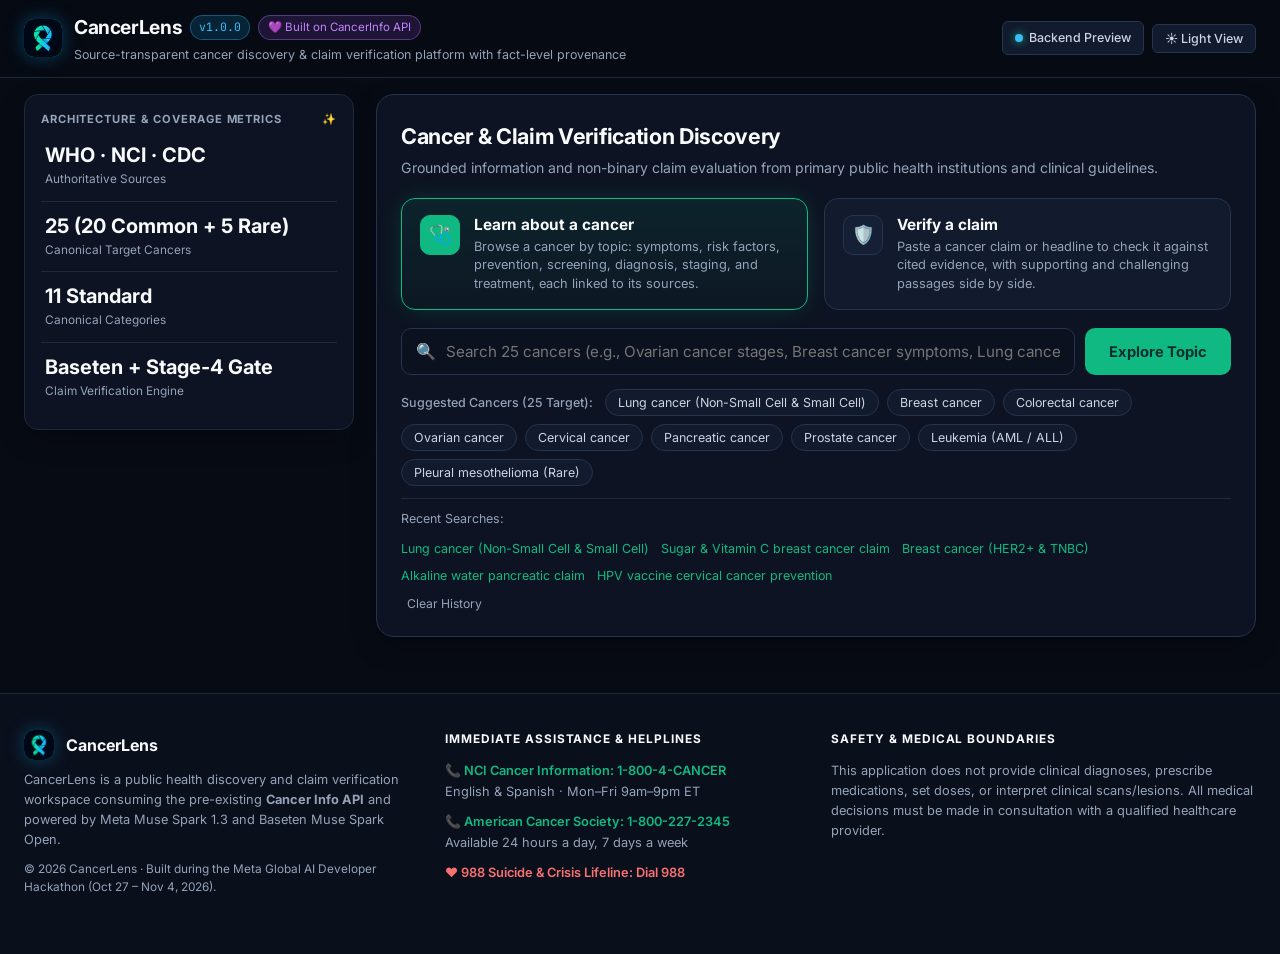
<file: frontend/index.html>
<!DOCTYPE html>
<html lang="en">
  <head>
    <meta charset="UTF-8" />
    <meta name="viewport" content="width=device-width, initial-scale=1.0" />
    <title>CancerLens v1.0.0 — Source-Transparent Cancer Discovery &amp; Claim Verification</title>
    <link rel="preconnect" href="https://fonts.googleapis.com" />
    <link rel="preconnect" href="https://fonts.gstatic.com" crossorigin />
    <link
      href="https://fonts.googleapis.com/css2?family=Inter:wght@400;600;700&family=Newsreader:opsz,wght@6..72,400;6..72,600&family=JetBrains+Mono:wght@400;600&display=swap"
      rel="stylesheet"
    />
    <link rel="stylesheet" href="./css/styles.css?v=20261104g" />
  </head>
  <body data-active-mode="LEARN">
    <!-- ====================================================================
         1. Sticky Top Header Bar (Screenshot 1 Reference)
         ==================================================================== -->
    <header class="top-navbar">
      <div class="app-container navbar-inner">
        <div class="brand-group">
          <div class="brand-logo-box" aria-hidden="true">
            <img src="./img/brand-logo.png" width="38" height="38" alt="" style="border-radius:10px;display:block;" />
          </div>
          <div>
            <div class="brand-title-row">
              <h1 class="brand-name">CancerLens</h1>
              <span class="badge-version">v1.0.0</span>
              <span class="badge-dedication">💜 Built on CancerInfo API</span>
            </div>
            <p class="brand-subtitle">
              Source-transparent cancer discovery &amp; claim verification platform with fact-level provenance
            </p>
          </div>
        </div>

        <nav class="navbar-actions" aria-label="Platform Controls &amp; Telemetry">
          <span class="nav-pill-btn" title="CancerLens Backend Status">
            <span class="status-dot" id="backend-status-dot"></span>
            <span id="backend-status-text">Backend Preview</span>
          </span>
          <button type="button" class="nav-pill-btn" id="btn-theme-toggle" title="Switch Dark / Light Theme">
            ☀️ Light View
          </button>
        </nav>
      </div>
    </header>

    <main class="app-container main-workspace-grid">
      <!-- ==================================================================
           2. Left Sidebar Column: Coverage Metrics Card
           ================================================================== -->
      <aside class="left-info-column" aria-label="Coverage Metrics">
        <div class="metrics-panel" aria-label="Knowledge Base &amp; Verification Metrics">
          <div class="metrics-panel-header">
            <span>ARCHITECTURE &amp; COVERAGE METRICS</span>
            <span>✨</span>
          </div>
          <div class="metrics-grid">
            <div class="metric-card">
              <span class="metric-label">Authoritative Sources</span>
              <span class="metric-value">WHO · NCI · CDC</span>
            </div>
            <div class="metric-card">
              <span class="metric-label">Canonical Target Cancers</span>
              <span class="metric-value">25 (20 Common + 5 Rare)</span>
            </div>
            <div class="metric-card">
              <span class="metric-label">Canonical Categories</span>
              <span class="metric-value">11 Standard</span>
            </div>
            <div class="metric-card">
              <span class="metric-label">Claim Verification Engine</span>
              <span class="metric-value">Baseten + Stage-4 Gate</span>
            </div>
          </div>
        </div>
      </aside>

      <!-- ==================================================================
           3. Right Primary Workspace Column (Moved Up to Top)
           ================================================================== -->
      <div class="right-content-column">
        <!-- Main Discovery & Claim Verification Command Card (Screenshot 2) -->
        <section class="command-workspace-card" aria-label="Cancer Discovery and Claim Verification Command Bar">
          <div class="command-header-row">
            <div>
              <h2 class="command-title">Cancer &amp; Claim Verification Discovery</h2>
              <p class="command-subtitle">
                Grounded information and non-binary claim evaluation from primary public health institutions and clinical guidelines.
              </p>
            </div>

          </div>

          <!-- Two Interactive Mode Cards Side-by-Side (Matches Screenshot 2) -->
          <div class="mode-selector-grid" role="tablist" aria-label="Select Learn or Verify">
            <button
              type="button"
              role="tab"
              id="mode-card-learn"
              class="mode-select-card mode-learn"
              aria-selected="true"
            >
              <div class="mode-icon-badge" aria-hidden="true">🩺</div>
              <div>
                <div class="mode-card-title">
                  Learn about a cancer
                </div>
                <p class="mode-card-desc">
                  Browse a cancer by topic: symptoms, risk factors, prevention, screening, diagnosis, staging, and treatment, each linked to its sources.
                </p>
              </div>
            </button>

            <button
              type="button"
              role="tab"
              id="mode-card-evaluate"
              class="mode-select-card mode-evaluate"
              aria-selected="false"
            >
              <div class="mode-icon-badge" aria-hidden="true">🛡️</div>
              <div>
                <div class="mode-card-title">
                  Verify a claim
                </div>
                <p class="mode-card-desc">
                  Paste a cancer claim or headline to check it against cited evidence, with supporting and challenging passages side by side.
                </p>
              </div>
            </button>
          </div>

          <!-- Multimodal Input Toolbar (Visible in Mode B: Verify & Evaluate) -->
          <div class="multimodal-toolbar" id="multimodal-toolbar" hidden>
            <div class="modality-pills" role="group" aria-label="Claim Input Modality">
              <span class="suggestions-label">Input Modality:</span>
              <button type="button" class="modality-btn" data-modality-trigger="TEXT" aria-pressed="true">
                📝 Direct Text Claim
              </button>
              <button type="button" class="modality-btn" data-modality-trigger="IMAGE_OCR" aria-pressed="false">
                🖼️ Screenshot OCR (≤5MB)
              </button>
              <button type="button" class="modality-btn" data-modality-trigger="URL_EXTRACT" aria-pressed="false">
                🔗 Public URL (SSRF-Guarded)
              </button>
            </div>
            <span class="privacy-warning-inline">
              🔒 Do not upload personal medical records, biopsy slides, or clinical scans.
            </span>
          </div>

          <!-- Mandatory Editable Multimodal Confirmation Drawer (FR-10 / SG-01) -->
          <div class="confirmation-drawer" id="confirmation-drawer" hidden>
            <div class="confirmation-drawer-header">
              <strong id="confirmation-modality-title">
                🖼️ Extracted Claim Text — Review &amp; Confirm Before Evaluation
              </strong>
              <span class="mode-lock-tag">User Confirmation Required</span>
            </div>
            <div class="confirmation-source-row" id="ocr-source-row" hidden>
              <button type="button" class="nav-pill-btn" id="btn-choose-screenshot">Upload image</button>
              <span class="confirmation-file-name" id="ocr-file-name">PNG, JPEG or WEBP, max 5 MB.</span>
              <input type="file" id="ocr-file-input" accept="image/png,image/jpeg,image/webp" hidden />
            </div>
            <div class="confirmation-source-row" id="url-source-row" hidden>
              <label for="url-extract-input" class="sr-only">Public article URL</label>
              <input type="url" id="url-extract-input" class="confirmation-url-input" placeholder="https://example.org/article" inputmode="url" />
              <button type="button" class="nav-pill-btn primary-sky" id="btn-fetch-url">Fetch text</button>
            </div>
            <p class="confirmation-status" id="confirmation-status" role="status"></p>
            <label for="confirmation-textarea" class="sr-only">Review and edit extracted text</label>
            <textarea id="confirmation-textarea" class="confirmation-textarea" placeholder="Extracted text appears here for your review. You can also type or paste the claim manually."></textarea>
            <div class="confirmation-actions">
              <button type="button" class="nav-pill-btn" id="btn-cancel-extracted">Cancel</button>
              <button type="button" class="nav-pill-btn primary-sky" id="btn-confirm-extracted">
                ✓ Confirm Text &amp; Run Baseten Verification
              </button>
            </div>
          </div>

          <!-- Unified Search / Claim Input Row (Screenshot 2) -->
          <form id="main-search-form" class="search-bar-row">
            <div class="search-input-wrapper">
              <span class="search-icon" aria-hidden="true">🔍</span>
              <label for="main-query-input" class="sr-only">Search cancer type or enter a claim to verify</label>
              <input
                type="text"
                id="main-query-input"
                class="main-query-input"
                value=""
                placeholder="Search 25 cancers (e.g., Ovarian cancer stages, Breast cancer symptoms, Lung cancer) or ask a general question..."
                autocomplete="off"
              />
            </div>
            <button type="submit" id="main-submit-btn" class="main-action-btn">
              Explore Topic
            </button>
          </form>

          <!-- Suggested Cancers / Suggested Claims Row (Screenshot 2) -->
          <div class="suggestions-row" id="suggestions-row"></div>

          <!-- Recent Searches Row (Screenshot 2) -->
          <div class="recent-searches-bar">
            <div class="recent-links-list">
              <span style="color:var(--text-muted);">Recent Searches:</span>
              <div id="recent-links-list" class="recent-links-list"></div>
            </div>
            <button type="button" class="clear-history-btn" id="btn-clear-history">
              Clear History
            </button>
          </div>
        </section>

        <!-- Main Two-Column Profile / Verdict Dossier (Shown after user searches) -->
        <section id="main-dossier-container" class="dossier-card" aria-live="polite" hidden></section>

        <!-- Authoritative Grounded Sources 2-Column Grid (Shown after user searches) -->
        <section id="sources-section" class="sources-section" aria-label="Authoritative Grounded Sources" hidden>
          <div class="sources-header-row">
            <div>
              <h3 id="sources-count-heading" style="font-size:1.25rem;font-weight:800;margin:0 0 4px 0;">
                Authoritative Grounded Sources (2)
              </h3>
              <p style="font-size:0.82rem;color:var(--text-muted);margin:0;">
                Every factual result is linked to its primary public health authority via <strong>Cancer Info API</strong> with separated dates and WHO Licence <code>202610792</code> attribution.
              </p>
            </div>
          </div>

          <div id="sources-grid-container" class="sources-grid-2col"></div>
        </section>
      </div>
    </main>

    <!-- ====================================================================
         7. 3-Column Safety, Helplines & WHO Compliance Footer (Screenshot 4)
         ==================================================================== -->
    <footer class="site-footer">
      <div class="app-container footer-grid-3col">
        <div>
          <div class="brand-group" style="margin-bottom:10px;">
            <div class="brand-logo-box" style="width:30px;height:30px;" aria-hidden="true">
              <img src="./img/brand-logo.png" width="30" height="30" alt="" style="border-radius:10px;display:block;" />
            </div>
            <strong style="font-size:1rem;">CancerLens</strong>
          </div>
          <p class="footer-text">
            CancerLens is a public health discovery and claim verification workspace consuming the pre-existing <strong>Cancer Info API</strong> and powered by Meta Muse Spark 1.3 and Baseten Muse Spark Open.
          </p>
          <p class="footer-text" style="font-size:0.74rem;">
            © 2026 CancerLens · Built during the Meta Global AI Developer Hackathon (Oct 27 – Nov 4, 2026).
          </p>
        </div>

        <div>
          <h4 class="footer-heading">IMMEDIATE ASSISTANCE &amp; HELPLINES</h4>
          <div class="helpline-item">
            <span class="helpline-title">📞 NCI Cancer Information: 1-800-4-CANCER</span>
            <span class="footer-text">English &amp; Spanish · Mon–Fri 9am–9pm ET</span>
          </div>
          <div class="helpline-item">
            <span class="helpline-title">📞 American Cancer Society: 1-800-227-2345</span>
            <span class="footer-text">Available 24 hours a day, 7 days a week</span>
          </div>
          <div class="helpline-item">
            <span class="helpline-title emergency">❤️ 988 Suicide &amp; Crisis Lifeline: Dial 988</span>
          </div>
        </div>

        <div>
          <h4 class="footer-heading">SAFETY &amp; MEDICAL BOUNDARIES</h4>
          <p class="footer-text">
            This application does not provide clinical diagnoses, prescribe medications, set doses, or interpret clinical scans/lesions. All medical decisions must be made in consultation with a qualified healthcare provider.
          </p>
        </div>
      </div>
    </footer>

    <!-- Toast Notification -->
    <div
      id="app-toast"
      role="status"
      aria-live="polite"
      hidden
      style="position:fixed;bottom:24px;right:24px;z-index:100;background:#0284c7;color:#fff;padding:10px 18px;border-radius:10px;font-size:0.84rem;font-weight:600;box-shadow:0 10px 25px rgba(0,0,0,0.5);"
    ></div>

    <!-- Ribbon loading overlay: boot splash plus every live backend call -->
    <div class="loading-overlay" id="loading-overlay" hidden>
      <div class="loading-box" role="status" aria-live="polite">
        <div class="spinner-frame" aria-hidden="true">
          <img class="ribbon-spinner-img" src="./img/ribbon-spinner.png" width="84" height="119" alt="" />
          <div class="spinner-wipe"></div>
          <div class="spinner-dot"></div>
          <div class="spinner-shine"></div>
        </div>
        <p class="loading-text" id="loading-text">Loading verified evidence...</p>
      </div>
    </div>

    <script src="./js/data.js?v=20261104d"></script>
    <script src="./js/app.js?v=20261104g"></script>
  </body>
</html>
</file>
<file: frontend/css/styles.css>
/* ==========================================================================
   CancerLens — Clinical Discovery & Claim Verification UI (Option 2)
   Matches the CancerInfo API & Cancer Compass dark slate/emerald/sky aesthetic
   with 1-click Light Mode (#FAF9F5) toggle & WCAG 2.2 AA accessibility.
   ========================================================================== */

:root {
  /* Core Dark Theme (Default — Matches Screenshots 1–4) */
  --bg-canvas: #070b14;
  --bg-surface: #0d1322;
  --bg-surface-elevated: #121a2d;
  --bg-surface-card: #151f36;
  --bg-surface-subtle: #0a0f1c;
  --bg-input: #0b111e;

  --border-subtle: #1e293b;
  --border-card: #26344d;
  --border-focus: #10b981;

  --text-primary: #f8fafc;
  --text-secondary: #cbd5e1;
  --text-muted: #94a3b8;

  /* Mode A (Explore & Learn) — Clinical Emerald / Teal */
  --accent-learn: #10b981;
  --accent-learn-hover: #059669;
  --accent-learn-soft: rgba(16, 185, 129, 0.12);
  --accent-learn-border: rgba(16, 185, 129, 0.45);

  /* Mode B (Verify & Evaluate) — Precision Sky / Cyan */
  --accent-eval: #0ea5e9;
  --accent-eval-hover: #0284c7;
  --accent-eval-soft: rgba(14, 165, 233, 0.12);
  --accent-eval-border: rgba(14, 165, 233, 0.48);

  /* Semantic Non-Binary Verdict Tokens */
  --verdict-supported-text: #34d399;
  --verdict-supported-bg: rgba(16, 185, 129, 0.14);
  --verdict-supported-border: rgba(52, 211, 153, 0.45);

  --verdict-mixed-text: #fbbf24;
  --verdict-mixed-bg: rgba(245, 158, 11, 0.14);
  --verdict-mixed-border: rgba(251, 191, 36, 0.45);

  --verdict-contra-text: #f87171;
  --verdict-contra-bg: rgba(239, 68, 68, 0.14);
  --verdict-contra-border: rgba(248, 113, 113, 0.45);

  --verdict-gap-text: #94a3b8;
  --verdict-gap-bg: rgba(148, 163, 184, 0.14);
  --verdict-gap-border: rgba(148, 163, 184, 0.4);

  --verdict-refusal-text: #c084fc;
  --verdict-refusal-bg: rgba(168, 85, 247, 0.14);
  --verdict-refusal-border: rgba(192, 132, 252, 0.45);

  /* Typography */
  --font-sans: "Inter", -apple-system, BlinkMacSystemFont, "Plus Jakarta Sans", "Segoe UI", Roboto, sans-serif;
  --font-serif: "Newsreader", "Georgia", "Cambria", "Times New Roman", serif;
  --font-mono: "JetBrains Mono", "SFMono-Regular", Menlo, Monaco, Consolas, monospace;

  --radius-sm: 6px;
  --radius-md: 10px;
  --radius-lg: 14px;
  --radius-xl: 18px;
  --shadow-card: 0 10px 30px -10px rgba(0, 0, 0, 0.55);
}

/* Optional Warm Alabaster Light Theme (#FAF9F5 from DESIGN_SYSTEM.md) */
[data-theme="light"] {
  --bg-canvas: #faf9f5;
  --bg-surface: #ffffff;
  --bg-surface-elevated: #f4f2ec;
  --bg-surface-card: #ffffff;
  --bg-surface-subtle: #f1efe8;
  --bg-input: #ffffff;

  --border-subtle: #e4e2da;
  --border-card: #d5d2c8;
  --border-focus: #12675f;

  --text-primary: #17212b;
  --text-secondary: #334155;
  --text-muted: #52606d;

  --accent-learn: #12675f;
  --accent-learn-hover: #0d4f49;
  --accent-learn-soft: rgba(18, 103, 95, 0.1);
  --accent-learn-border: rgba(18, 103, 95, 0.45);

  --accent-eval: #2b4c7e;
  --accent-eval-hover: #1e3a66;
  --accent-eval-soft: rgba(43, 76, 126, 0.1);
  --accent-eval-border: rgba(43, 76, 126, 0.45);

  --verdict-supported-text: #15803d;
  --verdict-supported-bg: #dcfce7;
  --verdict-supported-border: #86efac;

  --verdict-mixed-text: #b45309;
  --verdict-mixed-bg: #fef3c7;
  --verdict-mixed-border: #fcd34d;

  --verdict-contra-text: #b91c1c;
  --verdict-contra-bg: #fee2e2;
  --verdict-contra-border: #fca5a5;

  --verdict-gap-text: #475569;
  --verdict-gap-bg: #f1f5f9;
  --verdict-gap-border: #cbd5e1;

  --verdict-refusal-text: #6d28d9;
  --verdict-refusal-bg: #ede9fe;
  --verdict-refusal-border: #c4b5fd;

  --shadow-card: 0 6px 20px -6px rgba(23, 33, 43, 0.08);
}

/* Base Reset & Accessibility */
*, *::before, *::after {
  box-sizing: border-box;
}

html {
  font-size: 16px;
  scroll-behavior: smooth;
}

body {
  margin: 0;
  padding: 0;
  background-color: var(--bg-canvas);
  color: var(--text-primary);
  font-family: var(--font-sans);
  line-height: 1.6;
  -webkit-font-smoothing: antialiased;
}

:focus-visible {
  outline: 2px solid var(--border-focus);
  outline-offset: 2px;
}

button, input, select, textarea {
  font-family: inherit;
  color: inherit;
}

.sr-only {
  position: absolute;
  width: 1px;
  height: 1px;
  padding: 0;
  margin: -1px;
  overflow: hidden;
  clip: rect(0, 0, 0, 0);
  border: 0;
}

/* Container Layout */
.app-container {
  max-width: 1460px;
  margin: 0 auto;
  padding: 0 24px;
}

.main-workspace-grid {
  display: grid;
  grid-template-columns: 330px minmax(0, 1fr);
  gap: 22px;
  padding-top: 16px;
  align-items: start;
}

.left-info-column {
  display: flex;
  flex-direction: column;
  gap: 16px;
  position: sticky;
  top: 78px;
}

.right-content-column {
  min-width: 0;
}

.hero-overview-card {
  background: var(--bg-surface);
  border: 1px solid var(--border-card);
  border-radius: var(--radius-lg);
  padding: 18px;
  box-shadow: var(--shadow-card);
}

@media (max-width: 1100px) {
  .main-workspace-grid {
    grid-template-columns: 1fr;
  }

  .left-info-column {
    position: static;
  }
}

/* ==========================================================================
   1. Top Header Bar (Screenshot 1 Reference)
   ========================================================================== */
.top-navbar {
  position: sticky;
  top: 0;
  z-index: 50;
  background: rgba(7, 11, 20, 0.88);
  backdrop-filter: blur(12px);
  border-bottom: 1px solid var(--border-subtle);
  padding: 12px 0;
}

[data-theme="light"] .top-navbar {
  background: rgba(250, 249, 245, 0.9);
}

.navbar-inner {
  display: flex;
  align-items: center;
  justify-content: space-between;
  gap: 16px;
  flex-wrap: wrap;
}

.brand-group {
  display: flex;
  align-items: center;
  gap: 12px;
}

.brand-logo-box {
  width: 38px;
  height: 38px;
  border-radius: 10px;
  background: linear-gradient(135deg, #0ea5e9 0%, #10b981 100%);
  display: flex;
  align-items: center;
  justify-content: center;
  color: #ffffff;
  font-weight: 700;
  box-shadow: 0 0 18px rgba(14, 165, 233, 0.35);
  flex-shrink: 0;
}

.brand-title-row {
  display: flex;
  align-items: center;
  gap: 8px;
  flex-wrap: wrap;
}

.brand-name {
  font-size: 1.2rem;
  font-weight: 700;
  letter-spacing: -0.02em;
  margin: 0;
}

.badge-version {
  font-family: var(--font-mono);
  font-size: 0.72rem;
  padding: 2px 8px;
  border-radius: 999px;
  background: rgba(14, 165, 233, 0.16);
  color: #38bdf8;
  border: 1px solid rgba(56, 189, 248, 0.35);
}

[data-theme="light"] .badge-version {
  color: #0369a1;
  background: #e0f2fe;
}

.badge-dedication {
  font-size: 0.72rem;
  padding: 2px 9px;
  border-radius: 999px;
  background: rgba(168, 85, 247, 0.15);
  color: #c084fc;
  border: 1px solid rgba(192, 132, 252, 0.35);
}

[data-theme="light"] .badge-dedication {
  color: #6d28d9;
  background: #f3e8ff;
}

.brand-subtitle {
  font-size: 0.78rem;
  color: var(--text-muted);
  margin: 2px 0 0 0;
}

.navbar-actions {
  display: flex;
  align-items: center;
  gap: 8px;
  flex-wrap: wrap;
}

.nav-pill-btn {
  display: inline-flex;
  align-items: center;
  gap: 6px;
  font-size: 0.78rem;
  font-weight: 500;
  padding: 6px 12px;
  border-radius: var(--radius-sm);
  border: 1px solid var(--border-card);
  background: var(--bg-surface-elevated);
  color: var(--text-secondary);
  cursor: pointer;
  transition: all 0.15s ease;
}

.nav-pill-btn:hover {
  border-color: var(--accent-eval);
  color: var(--text-primary);
}

.nav-pill-btn.primary-sky {
  background: #0284c7;
  border-color: #38bdf8;
  color: #ffffff;
}

.nav-pill-btn.primary-emerald {
  background: #059669;
  border-color: #34d399;
  color: #ffffff;
}

.status-dot {
  width: 8px;
  height: 8px;
  border-radius: 50%;
  background: #10b981;
  box-shadow: 0 0 8px #10b981;
}

/* ==========================================================================
   2. Hero Metrics & Architecture Strip (Screenshot 1 Reference)
   ========================================================================== */
.hero-metrics-strip {
  display: grid;
  grid-template-columns: 1.35fr 1fr;
  gap: 24px;
  align-items: center;
  padding: 24px 0 18px 0;
}

@media (max-width: 960px) {
  .hero-metrics-strip {
    grid-template-columns: 1fr;
  }
}

.hero-eyebrow {
  display: inline-flex;
  align-items: center;
  gap: 6px;
  font-size: 0.72rem;
  font-weight: 600;
  padding: 5px 10px;
  border-radius: var(--radius-sm);
  background: rgba(14, 165, 233, 0.12);
  color: #38bdf8;
  border: 1px solid rgba(56, 189, 248, 0.3);
  margin-bottom: 12px;
  line-height: 1.35;
}

[data-theme="light"] .hero-eyebrow {
  color: #12675f;
  background: #e6f4f1;
  border-color: rgba(18, 103, 95, 0.3);
}

.hero-headline {
  font-size: 1.28rem;
  font-weight: 800;
  letter-spacing: -0.02em;
  margin: 0 0 10px 0;
  line-height: 1.3;
}

.hero-lead {
  font-size: 0.84rem;
  color: var(--text-secondary);
  margin: 0;
  line-height: 1.55;
}

/* Snapshot Mini Card (Shown inside Dossier when user clicks Save Snapshot) */
.snapshot-mini-card {
  background: var(--bg-surface-elevated);
  border: 1px solid var(--accent-eval);
  border-radius: var(--radius-md);
  padding: 14px 16px;
  margin-bottom: 18px;
  display: flex;
  flex-direction: column;
  gap: 12px;
  box-shadow: 0 4px 18px rgba(14, 165, 233, 0.14);
}

.snapshot-mini-header {
  display: flex;
  align-items: flex-start;
  justify-content: space-between;
  gap: 12px;
  flex-wrap: wrap;
}

.snapshot-mini-actions {
  display: flex;
  align-items: center;
  justify-content: space-between;
  gap: 12px;
  flex-wrap: wrap;
  padding-top: 10px;
  border-top: 1px solid var(--border-subtle);
}

.snapshot-visibility-group {
  display: inline-flex;
  align-items: center;
  gap: 6px;
  flex-wrap: wrap;
}

.metrics-panel {
  background: var(--bg-surface);
  border: 1px solid var(--border-subtle);
  border-radius: var(--radius-lg);
  padding: 16px;
  box-shadow: var(--shadow-card);
}

.metrics-panel-header {
  display: flex;
  align-items: center;
  justify-content: space-between;
  font-size: 0.7rem;
  font-weight: 700;
  letter-spacing: 0.08em;
  text-transform: uppercase;
  color: var(--text-muted);
  margin-bottom: 12px;
}

.metrics-grid {
  display: flex;
  flex-direction: column;
  gap: 0;
}

.metric-card {
  background: transparent;
  border: none;
  border-top: 1px solid var(--border-subtle);
  border-radius: 0;
  padding: 12px 4px;
  display: flex;
  flex-direction: column;
}

.metric-card:first-child {
  border-top: none;
  padding-top: 2px;
}

.metric-label {
  font-size: 0.74rem;
  color: var(--text-muted);
  display: block;
}

.metric-value {
  order: -1;
  font-size: 1.25rem;
  font-weight: 700;
  color: var(--text-primary);
  margin: 0 0 2px 0;
  display: block;
  line-height: 1.25;
}

.footer-link {
  background: none;
  border: none;
  padding: 0;
  font-size: 0.78rem;
  font-weight: 600;
  color: var(--accent-learn);
  cursor: pointer;
  text-align: left;
}

.footer-link:hover {
  text-decoration: underline;
}

/* ==========================================================================
   3. Discovery & Verification Command Card (Screenshot 2 Reference)
   ========================================================================== */
.command-workspace-card {
  background: var(--bg-surface);
  border: 1px solid var(--border-card);
  border-radius: var(--radius-xl);
  padding: 24px;
  margin-bottom: 24px;
  box-shadow: var(--shadow-card);
}

.command-header-row {
  display: flex;
  align-items: flex-start;
  justify-content: space-between;
  gap: 16px;
  margin-bottom: 18px;
  flex-wrap: wrap;
}

.command-title {
  font-size: 1.35rem;
  font-weight: 700;
  margin: 0 0 4px 0;
  letter-spacing: -0.015em;
}

.command-subtitle {
  font-size: 0.88rem;
  color: var(--text-muted);
  margin: 0;
}

/* View Density Switcher (`Easy to Understand` vs `Evidence & Provenance View`) */
.view-density-switcher {
  display: inline-flex;
  background: var(--bg-input);
  border: 1px solid var(--border-card);
  border-radius: var(--radius-md);
  padding: 3px;
  gap: 4px;
}

.density-btn {
  display: inline-flex;
  align-items: center;
  gap: 6px;
  font-size: 0.78rem;
  font-weight: 600;
  padding: 6px 12px;
  border-radius: 7px;
  border: none;
  background: transparent;
  color: var(--text-muted);
  cursor: pointer;
  transition: all 0.15s ease;
}

.density-btn[aria-pressed="true"] {
  background: var(--accent-learn-soft);
  color: var(--accent-learn);
  border: 1px solid var(--accent-learn-border);
}

/* Two Interactive Mode Selector Cards (Mode A vs Mode B — Screenshot 2) */
.mode-selector-grid {
  display: grid;
  grid-template-columns: repeat(2, 1fr);
  gap: 16px;
  margin-bottom: 18px;
}

@media (max-width: 768px) {
  .mode-selector-grid {
    grid-template-columns: 1fr;
  }
}

.mode-select-card {
  display: flex;
  align-items: flex-start;
  gap: 14px;
  text-align: left;
  padding: 16px 18px;
  border-radius: var(--radius-lg);
  border: 1.5px solid var(--border-card);
  background: var(--bg-surface-elevated);
  cursor: pointer;
  transition: all 0.18s ease;
  position: relative;
}

.mode-select-card:hover {
  border-color: var(--text-muted);
}

/* Active Mode A (Explore & Learn — Emerald Glow like Screenshot 2) */
.mode-select-card.mode-learn[aria-selected="true"] {
  border-color: var(--accent-learn);
  background: linear-gradient(180deg, rgba(16, 185, 129, 0.1) 0%, rgba(16, 185, 129, 0.03) 100%);
  box-shadow: 0 0 24px -6px rgba(16, 185, 129, 0.35);
}

/* Active Mode B (Verify & Evaluate — Sky/Cyan Glow) */
.mode-select-card.mode-evaluate[aria-selected="true"] {
  border-color: var(--accent-eval);
  background: linear-gradient(180deg, rgba(14, 165, 233, 0.12) 0%, rgba(14, 165, 233, 0.03) 100%);
  box-shadow: 0 0 24px -6px rgba(14, 165, 233, 0.38);
}

.mode-icon-badge {
  width: 40px;
  height: 40px;
  border-radius: 10px;
  display: flex;
  align-items: center;
  justify-content: center;
  font-size: 1.15rem;
  flex-shrink: 0;
  background: var(--bg-surface-card);
  border: 1px solid var(--border-card);
}

.mode-select-card.mode-learn[aria-selected="true"] .mode-icon-badge {
  background: var(--accent-learn);
  color: #052e16;
  border-color: var(--accent-learn);
}

.mode-select-card.mode-evaluate[aria-selected="true"] .mode-icon-badge {
  background: var(--accent-eval);
  color: #082f49;
  border-color: var(--accent-eval);
}

.mode-card-title {
  font-size: 0.96rem;
  font-weight: 700;
  margin: 0 0 4px 0;
  display: flex;
  align-items: center;
  gap: 8px;
}

.mode-card-desc {
  font-size: 0.8rem;
  color: var(--text-muted);
  margin: 0;
  line-height: 1.45;
}

.mode-lock-tag {
  font-family: var(--font-mono);
  font-size: 0.66rem;
  padding: 1px 6px;
  border-radius: 4px;
  background: rgba(255, 255, 255, 0.07);
  color: var(--text-secondary);
}

/* Unified Search / Claim Input Row (Screenshot 2) */
.search-bar-row {
  display: flex;
  gap: 10px;
  margin-bottom: 14px;
}

@media (max-width: 640px) {
  .search-bar-row {
    flex-direction: column;
  }
}

.search-input-wrapper {
  flex: 1;
  position: relative;
  display: flex;
  align-items: center;
  background: var(--bg-input);
  border: 1.5px solid var(--border-card);
  border-radius: var(--radius-md);
  padding: 0 14px;
  transition: border-color 0.15s ease;
}

.search-input-wrapper:focus-within {
  border-color: var(--accent-learn);
}

body[data-active-mode="EVALUATE"] .search-input-wrapper:focus-within {
  border-color: var(--accent-eval);
}

.search-icon {
  color: var(--text-muted);
  margin-right: 10px;
  font-size: 1rem;
  user-select: none;
}

.main-query-input {
  width: 100%;
  border: none;
  background: transparent;
  padding: 13px 0;
  font-size: 0.95rem;
  color: var(--text-primary);
}

.main-query-input:focus {
  outline: none;
}

.main-action-btn {
  padding: 0 24px;
  min-height: 46px;
  border-radius: var(--radius-md);
  border: none;
  font-size: 0.92rem;
  font-weight: 700;
  cursor: pointer;
  background: var(--accent-learn);
  color: #042f2e;
  transition: all 0.15s ease;
  white-space: nowrap;
}

[data-theme="light"] .main-action-btn {
  color: #ffffff;
}

.main-action-btn:hover {
  background: var(--accent-learn-hover);
}

body[data-active-mode="EVALUATE"] .main-action-btn {
  background: var(--accent-eval);
  color: #082f49;
}

[data-theme="light"] body[data-active-mode="EVALUATE"] .main-action-btn {
  color: #ffffff;
}

body[data-active-mode="EVALUATE"] .main-action-btn:hover {
  background: var(--accent-eval-hover);
}

/* Multimodal Input Bar (Evaluate Mode — Screenshot OCR / Public URL) */
.multimodal-toolbar {
  display: flex;
  align-items: center;
  justify-content: space-between;
  gap: 12px;
  padding: 10px 14px;
  background: var(--bg-surface-subtle);
  border: 1px dashed var(--border-card);
  border-radius: var(--radius-md);
  margin-bottom: 14px;
  flex-wrap: wrap;
}

/* display:flex above beats the UA [hidden] rule, so hide explicitly (Learn mode). */
.multimodal-toolbar[hidden] {
  display: none;
}

.modality-pills {
  display: flex;
  align-items: center;
  gap: 8px;
  flex-wrap: wrap;
}

.modality-btn {
  font-size: 0.87rem;
  font-weight: 600;
  padding: 9px 16px;
  border-radius: 999px;
  border: 1px solid var(--border-card);
  background: var(--bg-surface-elevated);
  color: var(--text-secondary);
  cursor: pointer;
  transition: all 0.15s ease;
}

.modality-btn[aria-pressed="true"],
.modality-btn:hover {
  border-color: var(--accent-eval);
  color: var(--accent-eval);
  background: var(--accent-eval-soft);
}

.privacy-warning-inline {
  font-size: 0.74rem;
  color: var(--verdict-mixed-text);
}

/* Mandatory Editable Multimodal Confirmation Drawer (FR-10 / SG-01) */
.confirmation-drawer {
  background: var(--bg-surface-elevated);
  border: 1.5px solid var(--accent-eval);
  border-radius: var(--radius-md);
  padding: 14px 16px;
  margin-bottom: 14px;
}

.confirmation-drawer-header {
  display: flex;
  align-items: center;
  justify-content: space-between;
  gap: 8px;
  margin-bottom: 10px;
}

#confirmation-modality-title {
  font-size: 1rem;
  color: var(--accent-eval);
}

.confirmation-textarea {
  width: 100%;
  min-height: 148px;
  padding: 10px;
  border-radius: var(--radius-sm);
  border: 1px solid var(--border-card);
  background: var(--bg-input);
  color: var(--text-primary);
  font-size: 0.88rem;
  margin-bottom: 10px;
  resize: vertical;
}

.confirmation-actions {
  display: flex;
  align-items: center;
  justify-content: flex-end;
  gap: 10px;
}

.confirmation-source-row {
  display: flex;
  align-items: center;
  gap: 10px;
  flex-wrap: wrap;
  margin-bottom: 10px;
}

.confirmation-source-row[hidden] {
  display: none;
}

.confirmation-file-name {
  font-size: 0.8rem;
  color: var(--text-secondary);
}

.confirmation-url-input {
  flex: 1;
  min-width: 220px;
  padding: 8px 10px;
  border-radius: var(--radius-sm);
  border: 1px solid var(--border-card);
  background: var(--bg-input);
  color: var(--text-primary);
  font-size: 0.86rem;
}

.confirmation-status {
  font-size: 0.82rem;
  color: var(--text-secondary);
  margin: 0 0 10px 0;
}

.confirmation-status:empty {
  display: none;
}

/* Ribbon loading overlay (boot splash + live backend calls) */
.loading-overlay {
  position: fixed;
  inset: 0;
  z-index: 200;
  display: flex;
  align-items: center;
  justify-content: center;
  background: rgba(6, 11, 20, 0.55);
  backdrop-filter: blur(2px);
}

.loading-overlay[hidden] {
  display: none;
}

.loading-box {
  display: flex;
  flex-direction: column;
  align-items: center;
  gap: 12px;
  padding: 26px 34px;
  border-radius: var(--radius-md);
  background: var(--bg-surface-elevated);
  border: 1px solid var(--border-card);
}

.loading-text {
  margin: 0;
  font-size: 0.86rem;
  color: var(--text-secondary);
}

.spinner-frame {
  position: relative;
  width: 84px;
  height: 119px;
  border-radius: 20px;
  overflow: hidden;
}

.ribbon-spinner-img {
  display: block;
  width: 84px;
  height: 119px;
  border-radius: 20px;
}

/* Phase 1: mask wipes away left to right, revealing the logo as if drawn. */
.spinner-wipe {
  position: absolute;
  inset: 0;
  background: var(--bg-surface-elevated);
  animation: spinner-wipe 1.4s ease-out forwards;
}

@keyframes spinner-wipe {
  from {
    clip-path: inset(0 0 0 0);
  }
  to {
    clip-path: inset(0 0 0 100%);
  }
}

/* Glowing dot riding the wipe edge across the ribbon tails. */
.spinner-dot {
  position: absolute;
  top: 68%;
  left: 2%;
  width: 12px;
  height: 12px;
  margin-left: -6px;
  border-radius: 50%;
  background: #a5f3fc;
  box-shadow: 0 0 12px 3px #38bdf8;
  animation: spinner-dot-travel 1.4s ease-out forwards;
}

@keyframes spinner-dot-travel {
  0% {
    left: 2%;
    opacity: 1;
  }
  88% {
    opacity: 1;
  }
  100% {
    left: 98%;
    opacity: 0;
  }
}

/* Phase 2: soft shine sweep that holds until loading finishes. */
.spinner-shine {
  position: absolute;
  inset: 0;
  border-radius: 20px;
  background: linear-gradient(
    105deg,
    transparent 40%,
    rgba(165, 243, 252, 0.3) 50%,
    transparent 60%
  );
  background-size: 250% 100%;
  opacity: 0;
  animation: spinner-shine 1.9s ease-in-out 1.4s infinite;
}

@keyframes spinner-shine {
  0% {
    background-position: 120% 0;
    opacity: 1;
  }
  100% {
    background-position: -120% 0;
    opacity: 1;
  }
}

@media (prefers-reduced-motion: reduce) {
  .spinner-wipe,
  .spinner-dot,
  .spinner-shine {
    display: none;
  }
}

/* Suggested Cancers / Claims Pills & Recent Searches (Screenshot 2) */
.suggestions-row {
  display: flex;
  align-items: center;
  gap: 8px;
  flex-wrap: wrap;
  margin-bottom: 12px;
}

.suggestions-label {
  font-size: 0.78rem;
  color: var(--text-muted);
  font-weight: 500;
  margin-right: 4px;
}

.suggestion-pill {
  font-size: 0.78rem;
  padding: 5px 12px;
  border-radius: 999px;
  border: 1px solid var(--border-card);
  background: var(--bg-surface-elevated);
  color: var(--text-secondary);
  cursor: pointer;
  transition: all 0.15s ease;
}

.suggestion-pill:hover,
.suggestion-pill[aria-current="true"] {
  border-color: var(--accent-learn);
  color: var(--accent-learn);
  background: var(--accent-learn-soft);
}

body[data-active-mode="EVALUATE"] .suggestion-pill:hover,
body[data-active-mode="EVALUATE"] .suggestion-pill[aria-current="true"] {
  border-color: var(--accent-eval);
  color: var(--accent-eval);
  background: var(--accent-eval-soft);
}

.recent-searches-bar {
  display: flex;
  align-items: center;
  justify-content: space-between;
  gap: 12px;
  padding-top: 10px;
  border-top: 1px solid var(--border-subtle);
  font-size: 0.78rem;
  flex-wrap: wrap;
}

.recent-links-list {
  display: flex;
  align-items: center;
  gap: 12px;
  flex-wrap: wrap;
}

.recent-link-btn {
  background: none;
  border: none;
  padding: 0;
  color: var(--accent-learn);
  font-size: 0.78rem;
  cursor: pointer;
  text-decoration: none;
}

.recent-link-btn:hover {
  text-decoration: underline;
}

.clear-history-btn {
  background: none;
  border: none;
  color: var(--text-muted);
  font-size: 0.76rem;
  cursor: pointer;
}

.clear-history-btn:hover {
  color: var(--text-primary);
}

/* ==========================================================================
   4. 6-Stage Deterministic Pipeline Stepper (SG-01..SG-08)
   ========================================================================== */
.pipeline-stepper-bar {
  display: flex;
  align-items: center;
  justify-content: space-between;
  gap: 10px;
  background: var(--bg-surface);
  border: 1px solid var(--border-subtle);
  border-radius: var(--radius-lg);
  padding: 12px 18px;
  margin-bottom: 24px;
  flex-wrap: wrap;
}

.stepper-stages {
  display: flex;
  align-items: center;
  gap: 6px;
  flex-wrap: wrap;
}

.stage-chip {
  display: inline-flex;
  align-items: center;
  gap: 5px;
  font-family: var(--font-mono);
  font-size: 0.7rem;
  padding: 4px 9px;
  border-radius: 6px;
  background: var(--bg-surface-elevated);
  border: 1px solid var(--border-card);
  color: var(--text-muted);
}

.stage-chip.done {
  border-color: var(--verdict-supported-border);
  background: var(--verdict-supported-bg);
  color: var(--verdict-supported-text);
}

.stage-arrow {
  color: var(--text-muted);
  font-size: 0.72rem;
}

.retrieval-state-pill {
  font-family: var(--font-mono);
  font-size: 0.72rem;
  padding: 4px 10px;
  border-radius: 999px;
  border: 1px solid var(--accent-eval-border);
  background: var(--accent-eval-soft);
  color: var(--accent-eval);
}

/* ==========================================================================
   5. Main Profile / Dossier Card (Screenshot 3 Reference)
   ========================================================================== */
.dossier-card {
  background: var(--bg-surface);
  border: 1px solid var(--border-card);
  border-radius: var(--radius-xl);
  padding: 28px;
  margin-bottom: 24px;
  box-shadow: var(--shadow-card);
}

.dossier-top-row {
  display: flex;
  align-items: flex-start;
  justify-content: space-between;
  gap: 16px;
  margin-bottom: 20px;
  flex-wrap: wrap;
}

.profile-pill {
  display: inline-flex;
  align-items: center;
  gap: 6px;
  font-size: 0.74rem;
  font-weight: 600;
  padding: 4px 12px;
  border-radius: 999px;
  background: var(--accent-learn-soft);
  color: var(--accent-learn);
  border: 1px solid var(--accent-learn-border);
  margin-bottom: 10px;
}

.profile-pill.evaluate-pill {
  background: var(--accent-eval-soft);
  color: var(--accent-eval);
  border-color: var(--accent-eval-border);
}

.dossier-title {
  font-size: 1.75rem;
  font-weight: 800;
  margin: 0 0 6px 0;
  letter-spacing: -0.02em;
}

.dossier-meta-line {
  font-size: 0.82rem;
  color: var(--text-muted);
  margin: 0;
}

/* Subtype & Category Selector Strip in Dossier */
.subtype-category-bar {
  display: flex;
  align-items: center;
  justify-content: space-between;
  gap: 12px;
  padding: 12px 14px;
  background: var(--bg-surface-subtle);
  border: 1px solid var(--border-subtle);
  border-radius: var(--radius-md);
  margin-bottom: 22px;
  flex-wrap: wrap;
}

.pill-group {
  display: flex;
  align-items: center;
  gap: 6px;
  flex-wrap: wrap;
}

.filter-pill {
  font-size: 0.75rem;
  font-weight: 600;
  padding: 5px 11px;
  border-radius: 6px;
  border: 1px solid var(--border-card);
  background: var(--bg-surface-elevated);
  color: var(--text-secondary);
  cursor: pointer;
}

.filter-pill[aria-pressed="true"] {
  background: var(--accent-learn);
  color: #042f2e;
  border-color: var(--accent-learn);
}

[data-theme="light"] .filter-pill[aria-pressed="true"] {
  color: #ffffff;
}

/* Two-Column Dossier Grid (Left 65% Content, Right 35% Sidebar — Screenshot 3) */
.dossier-columns {
  display: grid;
  grid-template-columns: 1.85fr 1fr;
  gap: 26px;
  align-items: start;
}

.dossier-columns.dossier-columns-full {
  grid-template-columns: 1fr;
}

@media (max-width: 980px) {
  .dossier-columns {
    grid-template-columns: 1fr;
  }
}

.section-heading {
  display: flex;
  align-items: center;
  gap: 8px;
  font-size: 1rem;
  font-weight: 700;
  margin: 0 0 10px 0;
}

/* WHO Clause 6 AI Authorship Separation Banner */
.ai-synthesis-box {
  background: var(--bg-surface-elevated);
  border: 1px solid var(--border-card);
  border-left: 4px solid var(--accent-learn);
  border-radius: var(--radius-md);
  padding: 16px 18px;
  margin-bottom: 22px;
}

body[data-active-mode="EVALUATE"] .ai-synthesis-box {
  border-left-color: var(--accent-eval);
}

.ai-author-badge {
  display: inline-flex;
  align-items: center;
  gap: 6px;
  font-family: var(--font-mono);
  font-size: 0.7rem;
  font-weight: 600;
  color: var(--text-muted);
  margin-bottom: 8px;
}

.ai-synthesis-text {
  font-size: 0.96rem;
  color: var(--text-primary);
  margin: 0;
  line-height: 1.65;
}

/* Clinical Info Box & 2-Column Symptoms Grid (Screenshot 3 Exact Match) */
.clinical-neutral-box {
  background: var(--bg-surface-elevated);
  border: 1px solid var(--border-subtle);
  border-radius: var(--radius-lg);
  padding: 20px;
  margin-bottom: 22px;
}

.clinical-caveat-italic {
  font-size: 0.82rem;
  font-style: italic;
  color: var(--text-muted);
  margin: 0 0 12px 0;
}

.clinical-bullet-list {
  margin: 0;
  padding-left: 18px;
  color: var(--text-secondary);
  font-size: 0.9rem;
}

.clinical-bullet-list li {
  margin-bottom: 8px;
}

.symptoms-grid-2col {
  display: grid;
  grid-template-columns: repeat(2, 1fr);
  gap: 12px;
  margin-bottom: 22px;
}

@media (max-width: 640px) {
  .symptoms-grid-2col {
    grid-template-columns: 1fr;
  }
}

.symptom-item-card {
  background: var(--bg-surface-elevated);
  border: 1px solid var(--border-card);
  border-radius: var(--radius-md);
  padding: 12px 14px;
  font-size: 0.86rem;
  color: var(--text-secondary);
}

/* Right Sidebar Highlight & Action Cards (Screenshot 3 Exact Match) */
.sidebar-highlight-card {
  background: rgba(16, 185, 129, 0.06);
  border: 1px solid var(--accent-learn-border);
  border-radius: var(--radius-lg);
  padding: 18px;
  margin-bottom: 18px;
}

body[data-active-mode="EVALUATE"] .sidebar-highlight-card {
  background: rgba(14, 165, 233, 0.06);
  border-color: var(--accent-eval-border);
}

.sidebar-card-eyebrow {
  font-size: 0.75rem;
  font-weight: 700;
  letter-spacing: 0.05em;
  text-transform: uppercase;
  color: var(--accent-learn);
  margin: 0 0 12px 0;
  display: flex;
  align-items: center;
  gap: 6px;
}

body[data-active-mode="EVALUATE"] .sidebar-card-eyebrow {
  color: var(--accent-eval);
}

.sidebar-tools-card {
  background: var(--bg-surface-elevated);
  border: 1px solid var(--border-card);
  border-radius: var(--radius-lg);
  padding: 18px;
  margin-bottom: 18px;
}

.pivot-action-btn {
  width: 100%;
  display: flex;
  align-items: center;
  justify-content: space-between;
  gap: 10px;
  text-align: left;
  padding: 11px 14px;
  border-radius: var(--radius-md);
  border: 1px solid var(--border-card);
  background: var(--bg-surface-card);
  color: var(--text-primary);
  font-size: 0.83rem;
  font-weight: 600;
  cursor: pointer;
  margin-bottom: 8px;
  transition: all 0.15s ease;
}

.pivot-action-btn:hover {
  border-color: var(--accent-eval);
  background: var(--accent-eval-soft);
}

/* ==========================================================================
   6. Mode B (Evaluate): Outcome Verdict Badges & 5D Context-Mismatch Matrix
   ========================================================================== */
.verdict-badge {
  display: inline-flex;
  align-items: center;
  gap: 7px;
  font-size: 0.82rem;
  font-weight: 700;
  padding: 6px 14px;
  border-radius: 999px;
  border: 1.5px solid transparent;
}

.verdict-SUPPORTED {
  color: var(--verdict-supported-text);
  background: var(--verdict-supported-bg);
  border-color: var(--verdict-supported-border);
}

.verdict-MIXED_OR_CONTEXT_DEPENDENT {
  color: var(--verdict-mixed-text);
  background: var(--verdict-mixed-bg);
  border-color: var(--verdict-mixed-border);
}

.verdict-CONTRADICTED {
  color: var(--verdict-contra-text);
  background: var(--verdict-contra-bg);
  border-color: var(--verdict-contra-border);
}

.verdict-INSUFFICIENT_EVIDENCE {
  color: var(--verdict-gap-text);
  background: var(--verdict-gap-bg);
  border-color: var(--verdict-gap-border);
}

.verdict-OUT_OF_SCOPE_CLINICAL {
  color: var(--verdict-refusal-text);
  background: var(--verdict-refusal-bg);
  border-color: var(--verdict-refusal-border);
}

.atomic-claim-card {
  background: var(--bg-surface-elevated);
  border: 1px solid var(--border-card);
  border-radius: var(--radius-lg);
  padding: 20px;
  margin-bottom: 18px;
}

.atomic-claim-header {
  display: flex;
  align-items: center;
  justify-content: space-between;
  gap: 12px;
  margin-bottom: 12px;
  flex-wrap: wrap;
}

.cited-source-pill {
  display: inline-flex;
  align-items: center;
  gap: 4px;
  padding: 4px 10px;
  border-radius: 6px;
  background: var(--bg-surface-subtle);
  border: 1px solid var(--border-card);
  color: var(--text-primary);
  font-size: 0.78rem;
  font-weight: 500;
  text-decoration: none;
  transition: border-color 0.15s ease, background 0.15s ease;
}

.cited-source-pill:hover {
  border-color: var(--accent-eval);
  color: var(--accent-eval);
}

.mismatch-table-wrapper {
  overflow-x: auto;
  margin-top: 14px;
  border: 1px solid var(--border-subtle);
  border-radius: var(--radius-md);
}

.mismatch-table {
  width: 100%;
  border-collapse: collapse;
  font-size: 0.85rem;
  line-height: 1.5;
}

.mismatch-table th,
.mismatch-table td {
  padding: 12px 14px;
  text-align: left;
  vertical-align: top;
  border-bottom: 1px solid var(--border-subtle);
}

.mismatch-table tbody tr:last-child td {
  border-bottom: none;
}

.mismatch-col-dim {
  width: 20%;
  min-width: 150px;
}

.mismatch-col-claim {
  width: 33%;
}

.mismatch-col-evidence {
  width: 33%;
}

.mismatch-col-status {
  width: 14%;
  white-space: nowrap;
}

.mismatch-table th {
  background: var(--bg-surface-subtle);
  color: var(--text-muted);
  font-weight: 600;
  font-size: 0.74rem;
  text-transform: uppercase;
  letter-spacing: 0.04em;
}

.mismatch-flag {
  display: inline-block;
  font-family: var(--font-mono);
  font-size: 0.72rem;
  padding: 3px 8px;
  border-radius: 5px;
  white-space: nowrap;
}

.mismatch-flag.warn {
  background: var(--verdict-mixed-bg);
  color: var(--verdict-mixed-text);
  border: 1px solid var(--verdict-mixed-border);
}

.mismatch-flag.aligned {
  background: var(--verdict-supported-bg);
  color: var(--verdict-supported-text);
  border: 1px solid var(--verdict-supported-border);
}

/* ==========================================================================
   7. Authoritative Grounded Sources 2-Column Grid (Screenshot 4 Reference)
   ========================================================================== */
.sources-section {
  background: var(--bg-surface);
  border: 1px solid var(--border-card);
  border-radius: var(--radius-xl);
  padding: 26px;
  margin-bottom: 28px;
  box-shadow: var(--shadow-card);
}

.sources-header-row {
  display: flex;
  align-items: center;
  justify-content: space-between;
  gap: 16px;
  margin-bottom: 18px;
  flex-wrap: wrap;
}

.sources-grid-2col {
  display: grid;
  grid-template-columns: repeat(2, 1fr);
  gap: 18px;
}

@media (max-width: 860px) {
  .sources-grid-2col {
    grid-template-columns: 1fr;
  }
}

.source-card {
  background: var(--bg-surface-elevated);
  border: 1px solid var(--border-card);
  border-radius: var(--radius-lg);
  padding: 20px;
  display: flex;
  flex-direction: column;
  justify-content: space-between;
}

.source-org-row {
  display: flex;
  align-items: center;
  gap: 10px;
  flex-wrap: wrap;
  margin-bottom: 8px;
}

.source-type-badge {
  font-size: 0.72rem;
  font-weight: 700;
  padding: 3px 10px;
  border-radius: 999px;
  background: rgba(59, 130, 246, 0.16);
  color: #60a5fa;
  border: 1px solid rgba(96, 165, 250, 0.35);
}

.source-type-badge.who-badge {
  background: rgba(14, 165, 233, 0.16);
  color: #38bdf8;
  border-color: rgba(56, 189, 248, 0.4);
}

.source-org-name {
  font-size: 0.8rem;
  color: var(--text-muted);
}

.source-dates-row {
  font-family: var(--font-mono);
  font-size: 0.72rem;
  color: var(--text-muted);
  margin-bottom: 10px;
}

.source-doc-title {
  font-size: 1.05rem;
  font-weight: 700;
  margin: 0 0 10px 0;
  line-height: 1.35;
}

.source-tabs-row {
  display: flex;
  align-items: center;
  justify-content: space-between;
  gap: 8px;
  margin-bottom: 12px;
  flex-wrap: wrap;
}

.source-inner-tab {
  font-size: 0.74rem;
  font-weight: 600;
  padding: 4px 10px;
  border-radius: 6px;
  border: 1px solid var(--border-card);
  background: var(--bg-surface-card);
  color: var(--text-muted);
  cursor: pointer;
}

.source-inner-tab[aria-selected="true"] {
  background: var(--accent-learn-soft);
  color: var(--accent-learn);
  border-color: var(--accent-learn-border);
}

.source-fact-text {
  font-size: 0.88rem;
  color: var(--text-secondary);
  margin: 0 0 14px 0;
  line-height: 1.55;
}

/* Verbatim Quote in Editorial Serif (WHO Clause 3 & 6 Separation) */
.source-verbatim-serif {
  font-family: var(--font-serif);
  font-size: 0.95rem;
  font-style: italic;
  color: var(--text-primary);
  background: var(--bg-surface-subtle);
  border-left: 3px solid var(--accent-eval);
  padding: 10px 14px;
  border-radius: 0 var(--radius-sm) var(--radius-sm) 0;
  margin: 0 0 14px 0;
}

.source-attribution-note {
  font-size: 0.72rem;
  color: var(--text-muted);
  border-top: 1px solid var(--border-subtle);
  padding-top: 10px;
  margin-bottom: 12px;
}

.source-footer-actions {
  display: flex;
  align-items: center;
  justify-content: space-between;
  gap: 10px;
  padding-top: 10px;
  border-top: 1px solid var(--border-subtle);
}

.source-external-link {
  color: var(--accent-learn);
  font-size: 0.8rem;
  font-weight: 600;
  text-decoration: none;
  display: inline-flex;
  align-items: center;
  gap: 5px;
}

.source-external-link:hover {
  text-decoration: underline;
}

/* ==========================================================================
   8. 3-Column Safety, Helplines & WHO Compliance Footer (Screenshot 4)
   ========================================================================== */
.site-footer {
  border-top: 1px solid var(--border-subtle);
  padding: 36px 0 48px 0;
  margin-top: 32px;
  background: var(--bg-surface-subtle);
}

.footer-grid-3col {
  display: grid;
  grid-template-columns: 1.1fr 1fr 1.2fr;
  gap: 32px;
}

@media (max-width: 860px) {
  .footer-grid-3col {
    grid-template-columns: 1fr;
  }
}

.footer-heading {
  font-size: 0.74rem;
  font-weight: 700;
  letter-spacing: 0.08em;
  text-transform: uppercase;
  color: var(--text-primary);
  margin: 0 0 12px 0;
}

.footer-text {
  font-size: 0.8rem;
  color: var(--text-muted);
  margin: 0 0 10px 0;
  line-height: 1.55;
}

.helpline-item {
  margin-bottom: 10px;
  font-size: 0.8rem;
}

.helpline-title {
  color: var(--accent-learn);
  font-weight: 600;
  display: block;
}

.helpline-title.emergency {
  color: var(--verdict-contra-text);
}

/* Native <dialog> Modals for Telemetry, API Inspector & Saved Snapshots */
dialog.app-modal {
  background: var(--bg-surface);
  color: var(--text-primary);
  border: 1px solid var(--border-card);
  border-radius: var(--radius-xl);
  padding: 24px;
  max-width: 720px;
  width: 92vw;
  box-shadow: 0 25px 50px -12px rgba(0, 0, 0, 0.75);
}

dialog.app-modal::backdrop {
  background: rgba(3, 7, 18, 0.75);
  backdrop-filter: blur(4px);
}

.code-block-pre {
  background: var(--bg-input);
  border: 1px solid var(--border-subtle);
  border-radius: var(--radius-md);
  padding: 14px;
  font-family: var(--font-mono);
  font-size: 0.78rem;
  color: #38bdf8;
  overflow-x: auto;
  max-height: 340px;
}

/* Share Results button */
.btn-share-results {
  font-size: 0.95rem;
  font-weight: 700;
  padding: 10px 18px;
}

/* Reading-size floor for dossier body text (overrides above) */
.ai-synthesis-text {
  font-size: 1.02rem;
}

.clinical-bullet-list {
  font-size: 0.95rem;
}

.symptom-item-card {
  font-size: 0.92rem;
}

.mismatch-table {
  font-size: 0.9rem;
}

.source-fact-text {
  font-size: 0.95rem;
  line-height: 1.6;
}
</file>
